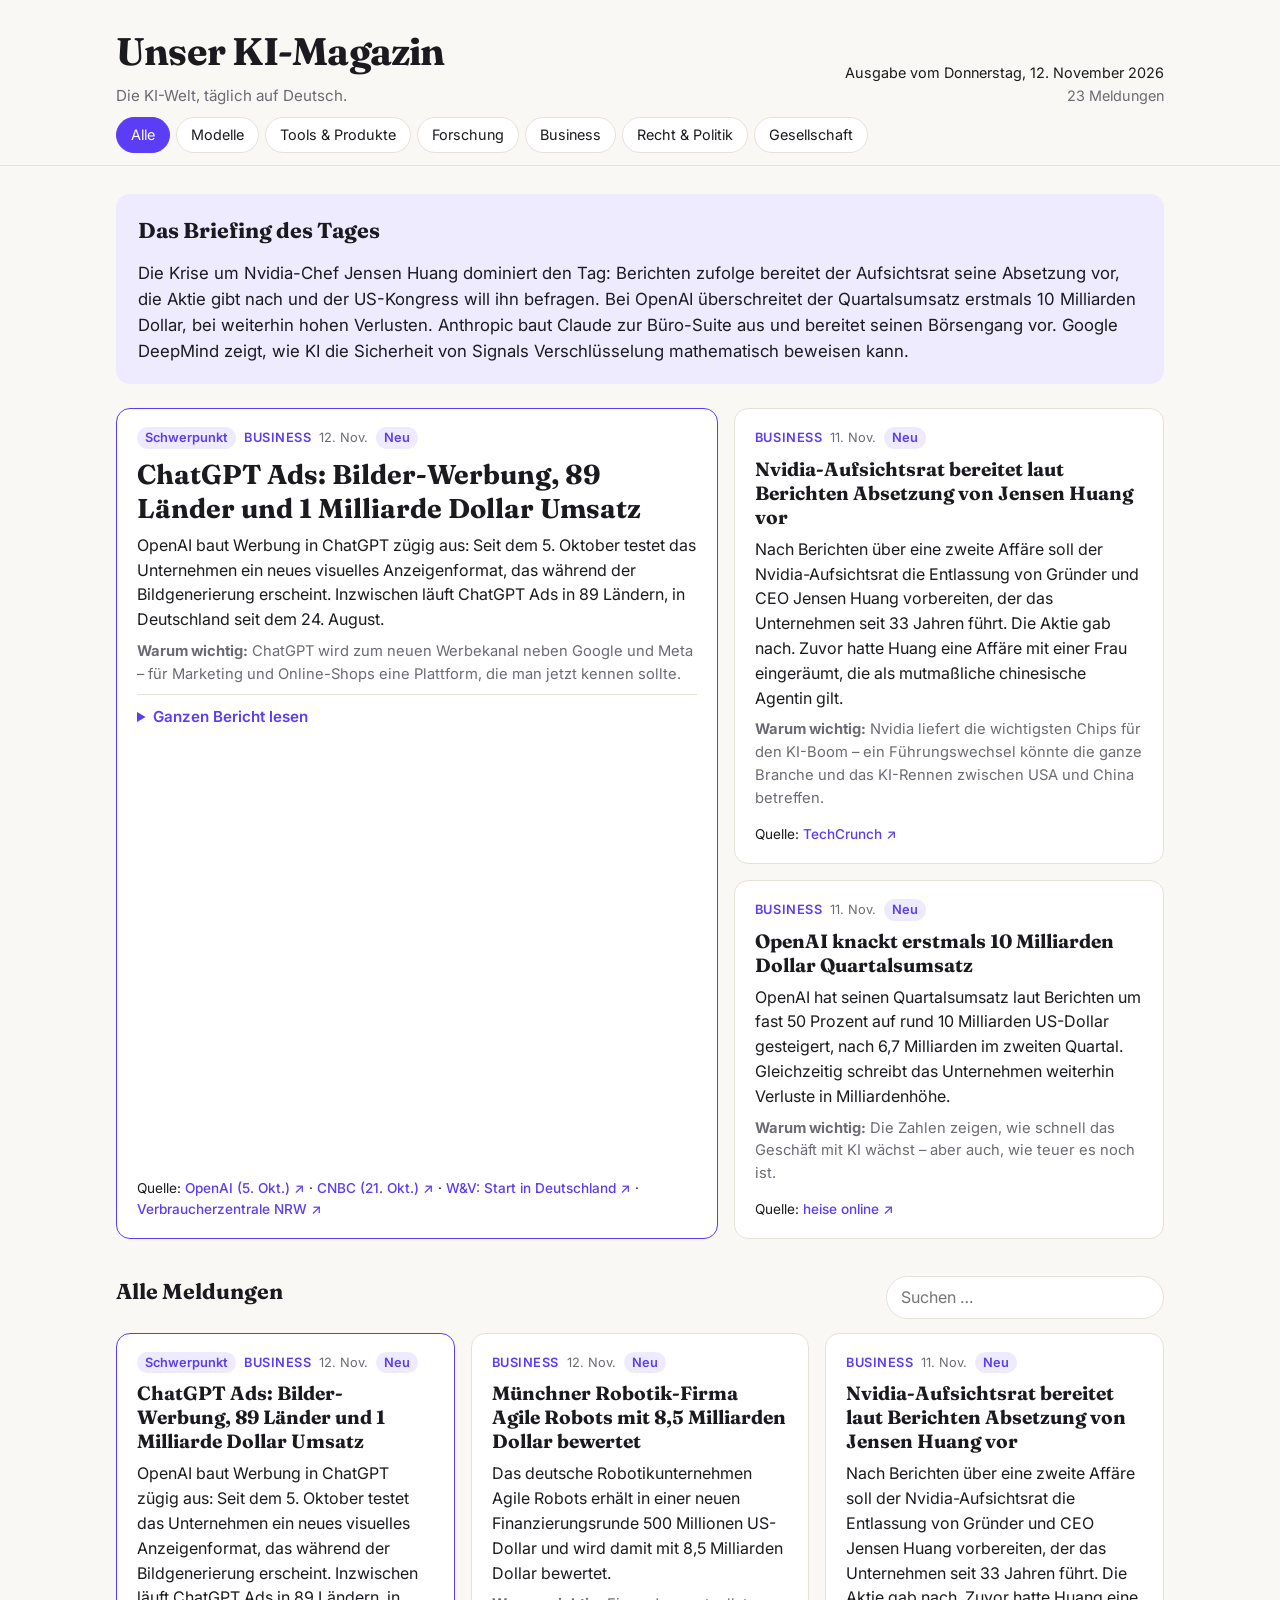
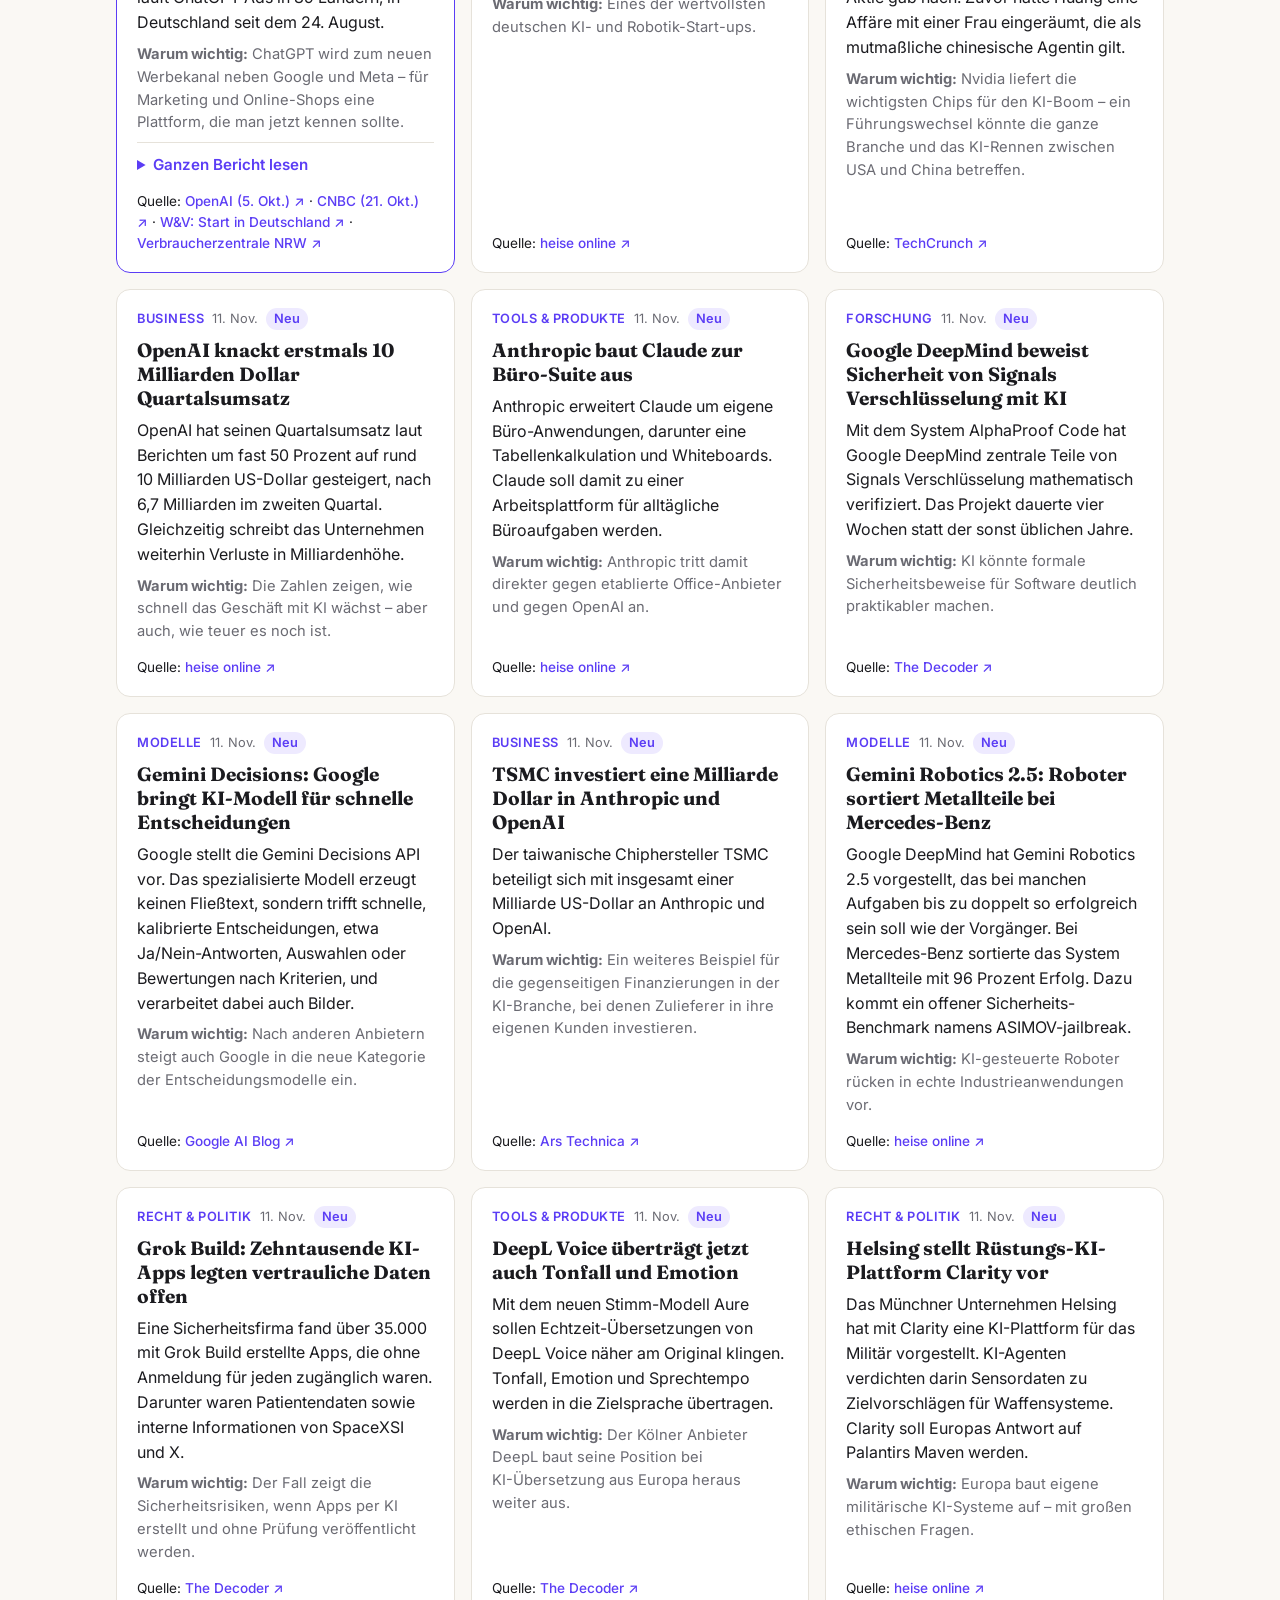
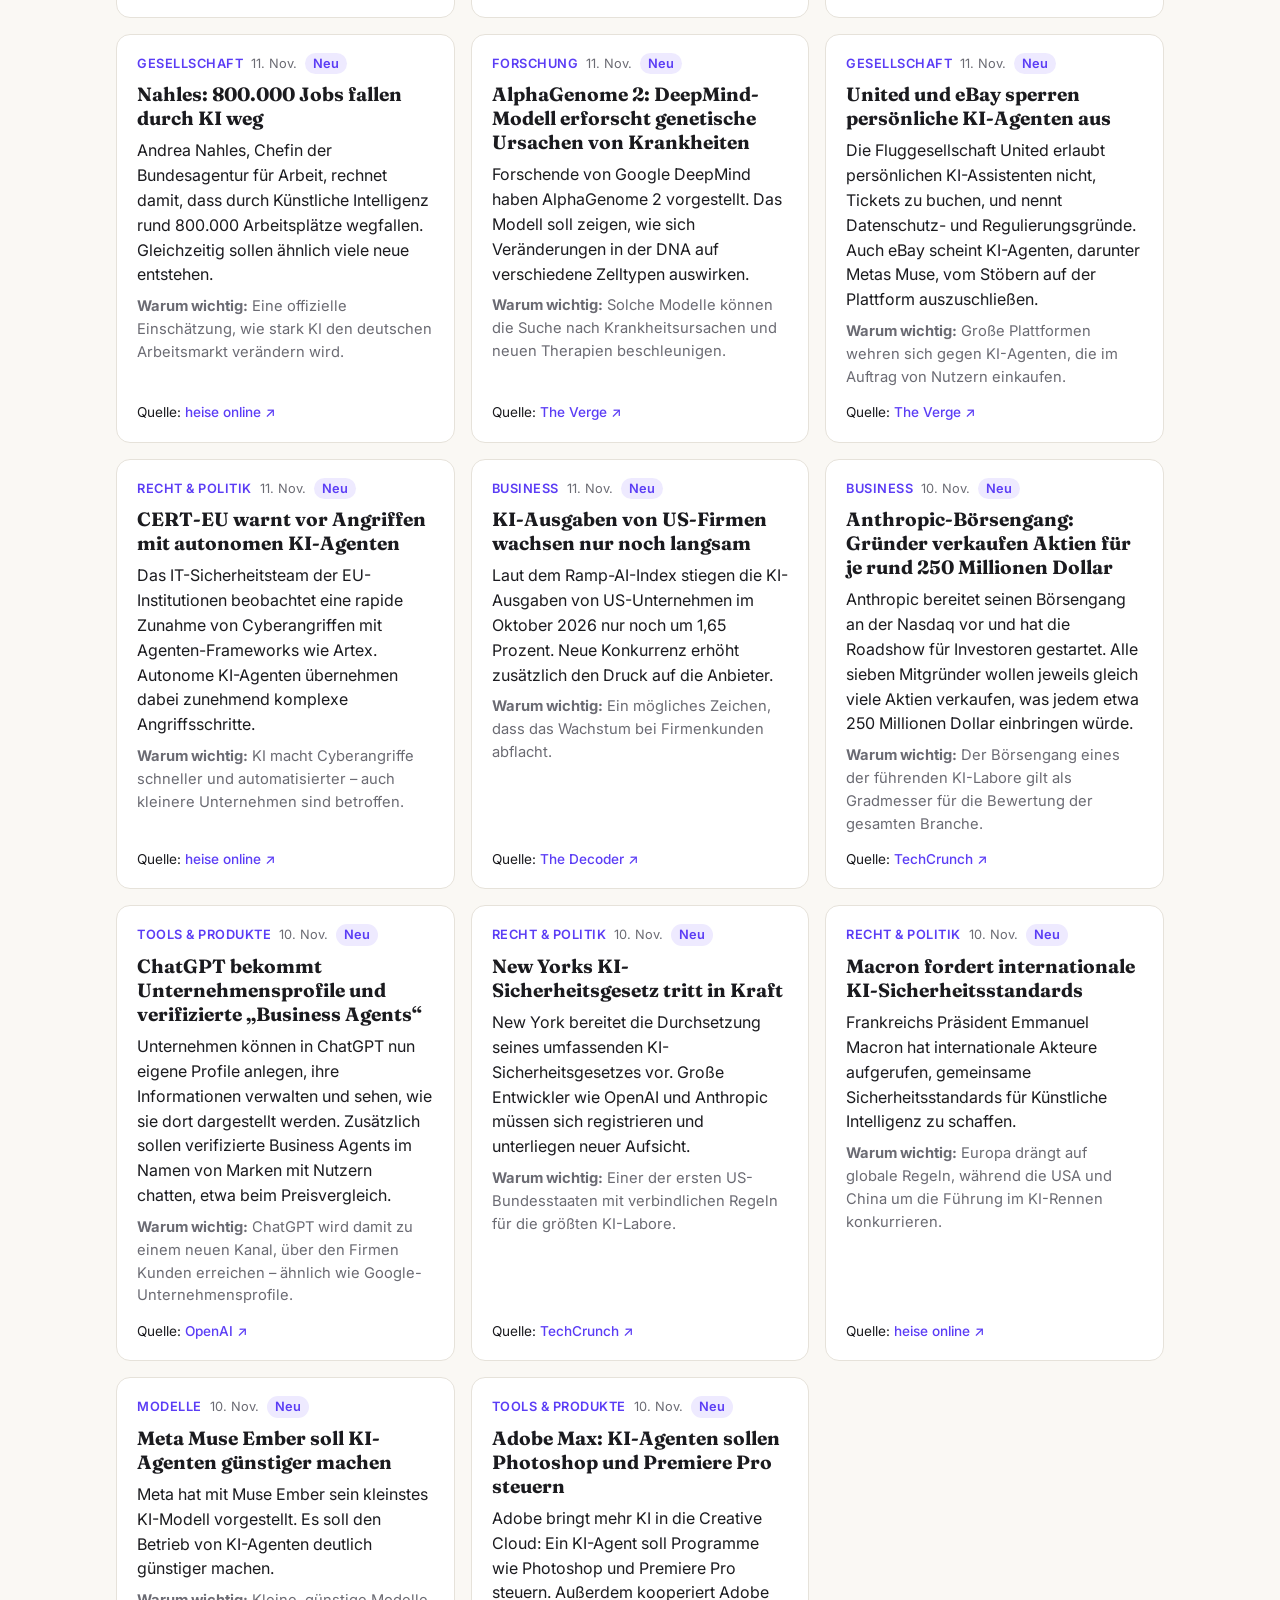
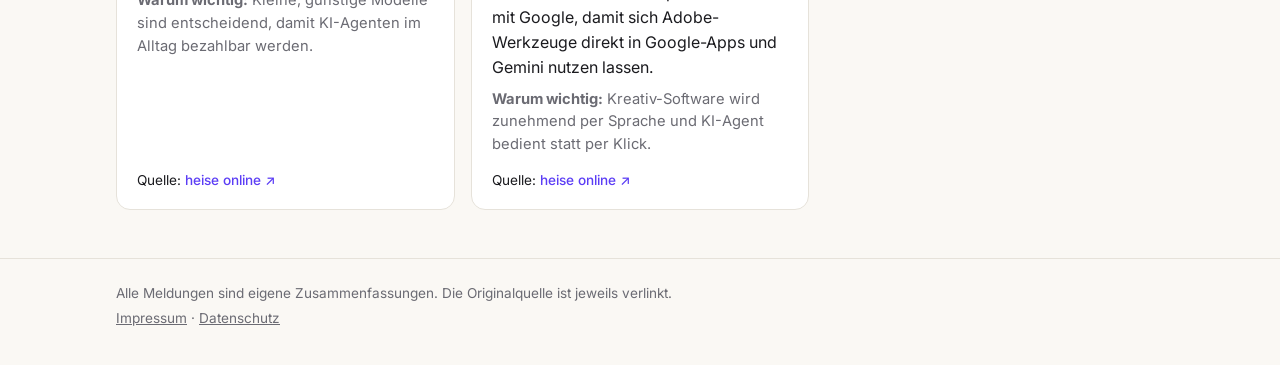
<file: index.html>
<!doctype html>
<html lang="de">
<head>
  <meta charset="utf-8">
  <meta name="viewport" content="width=device-width, initial-scale=1">
  <title>Unser KI-Magazin – Nachrichten aus der KI-Welt</title>
  <meta name="description" content="Täglich die wichtigsten Nachrichten aus der KI-Welt, gesammelt aus Quellen weltweit und auf Deutsch zusammengefasst.">
  <link rel="preconnect" href="https://fonts.googleapis.com">
  <link rel="preconnect" href="https://fonts.gstatic.com" crossorigin>
  <link href="https://fonts.googleapis.com/css2?family=Fraunces:opsz,wght@9..144,500;9..144,700&family=Inter:wght@400;500;600&display=swap" rel="stylesheet">
  <link rel="stylesheet" href="styles.css">
  <link rel="manifest" href="manifest.json">
  <link rel="icon" href="assets/icon.svg" type="image/svg+xml">
  <link rel="apple-touch-icon" href="assets/apple-touch-icon.png">
  <meta name="apple-mobile-web-app-title" content="KI-Magazin">
  <meta name="apple-mobile-web-app-capable" content="yes">
  <meta name="theme-color" content="#5b3df5">
</head>
<body>
  <header class="masthead">
    <div class="wrap masthead-inner">
      <div>
        <a href="./" class="logo" id="site-name">Unser KI-Magazin</a>
        <p class="tagline" id="site-tagline">Die KI-Welt, täglich auf Deutsch.</p>
      </div>
      <div class="edition">
        <span id="edition-date">–</span>
        <span id="edition-count" class="muted"></span>
      </div>
    </div>
    <nav class="wrap rubrics" id="rubrics" aria-label="Rubriken"></nav>
  </header>

  <main class="wrap">
    <section id="briefing" class="briefing" aria-labelledby="briefing-title" hidden>
      <h2 id="briefing-title" class="section-title">Das Briefing des Tages</h2>
      <p id="briefing-text" class="briefing-text"></p>
    </section>

    <section id="top" class="top-stories" aria-label="Top-Meldungen"></section>

    <section aria-labelledby="all-title">
      <div class="list-head">
        <h2 id="all-title" class="section-title">Alle Meldungen</h2>
        <input id="search" type="search" placeholder="Suchen …" aria-label="Meldungen durchsuchen">
      </div>
      <div id="list" class="list"></div>
      <p id="empty" class="empty" hidden>Keine Meldungen gefunden.</p>
    </section>
  </main>

  <footer class="footer">
    <div class="wrap">
      <p>Alle Meldungen sind eigene Zusammenfassungen. Die Originalquelle ist jeweils verlinkt.</p>
      <p><a href="impressum.html">Impressum</a> · <a href="datenschutz.html">Datenschutz</a></p>
    </div>
  </footer>

  <script src="app.js"></script>
</body>
</html>
</file>
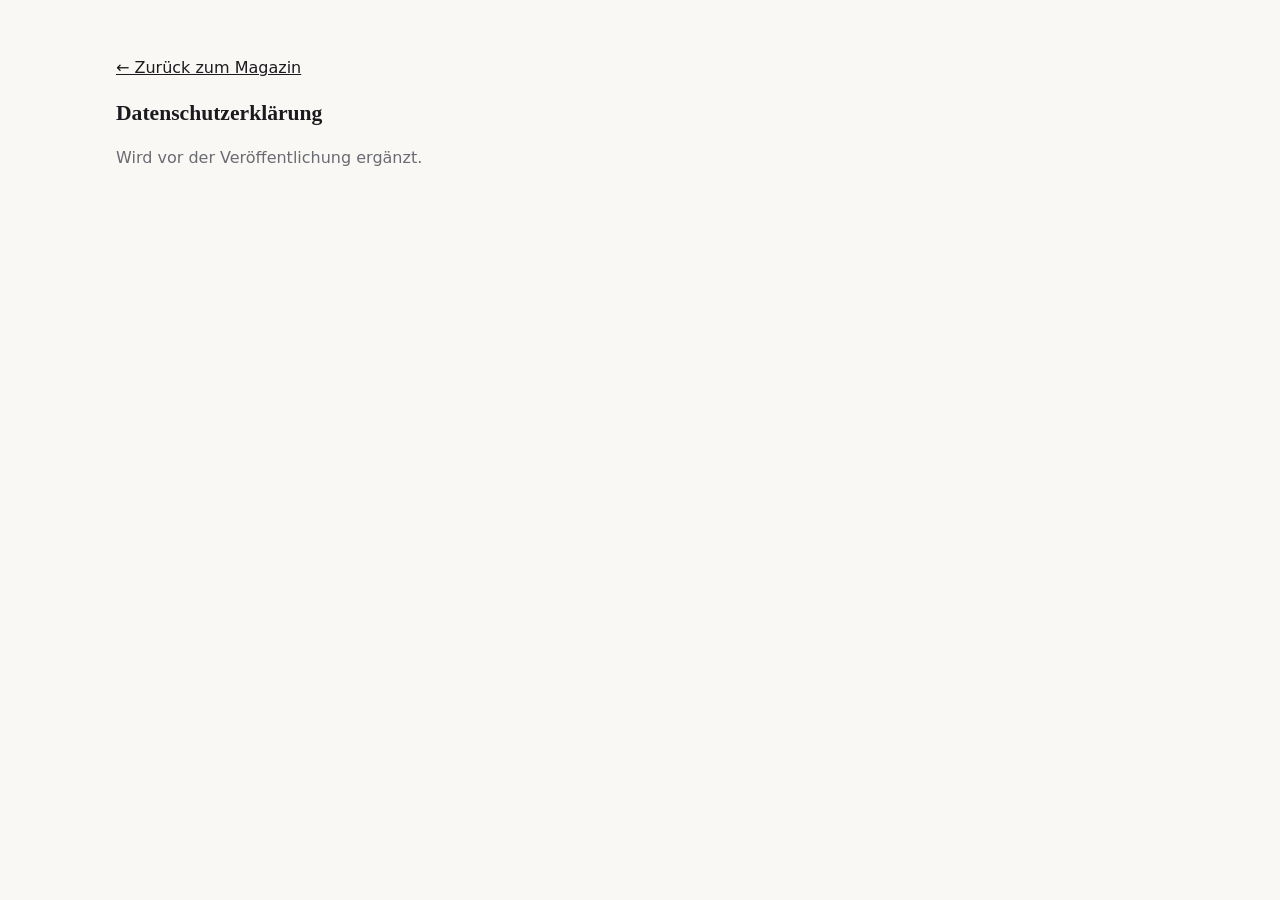
<file: datenschutz.html>
<!doctype html><html lang="de"><head><meta charset="utf-8"><meta name="viewport" content="width=device-width, initial-scale=1"><title>Datenschutzerklärung – Unser KI-Magazin</title><link rel="stylesheet" href="styles.css"></head>
<body><main class="wrap" style="padding:40px 16px"><p><a href="./">← Zurück zum Magazin</a></p><h1 class="section-title">Datenschutzerklärung</h1><p class="muted">Wird vor der Veröffentlichung ergänzt.</p></main></body></html>
</file>
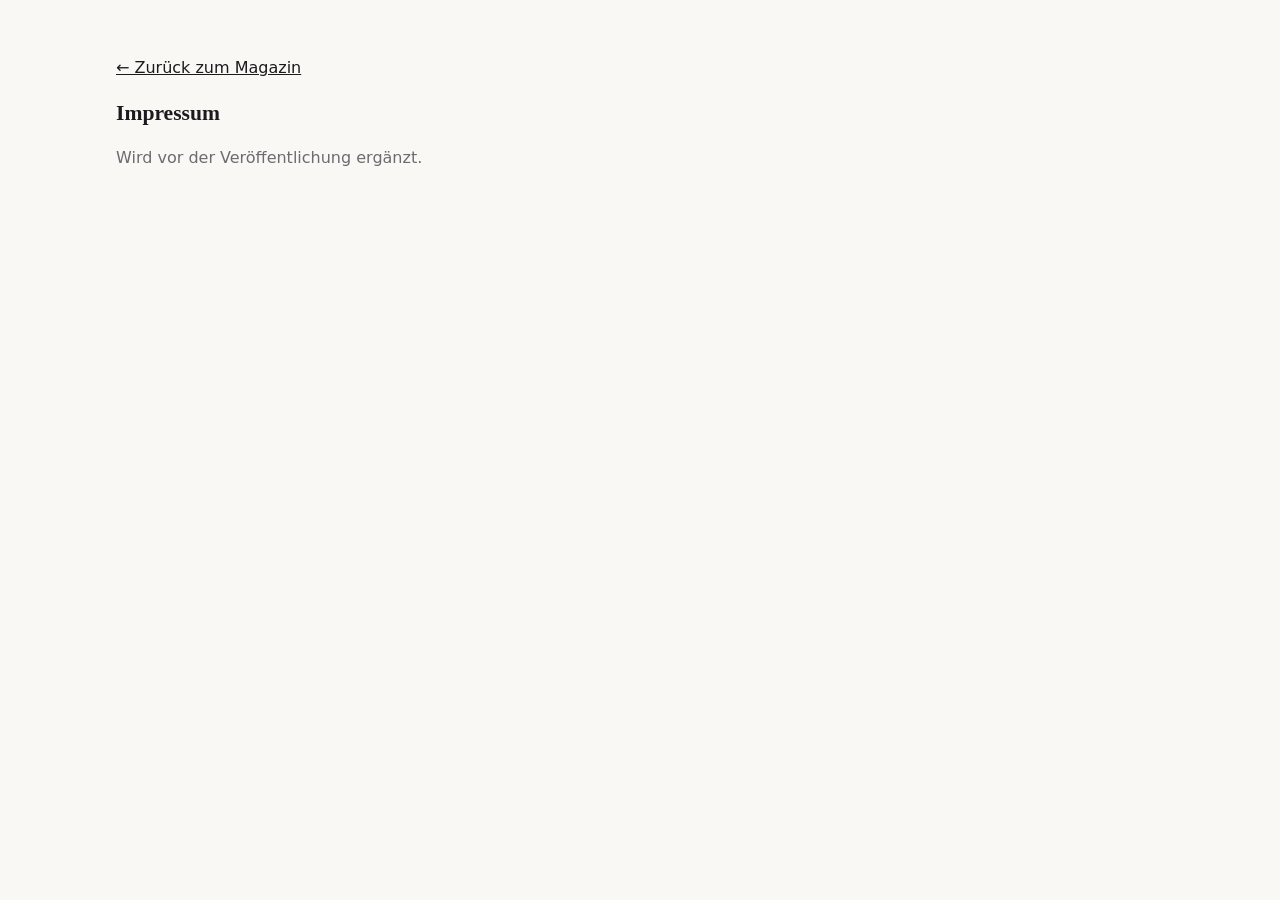
<file: impressum.html>
<!doctype html><html lang="de"><head><meta charset="utf-8"><meta name="viewport" content="width=device-width, initial-scale=1"><title>Impressum – Unser KI-Magazin</title><link rel="stylesheet" href="styles.css"></head>
<body><main class="wrap" style="padding:40px 16px"><p><a href="./">← Zurück zum Magazin</a></p><h1 class="section-title">Impressum</h1><p class="muted">Wird vor der Veröffentlichung ergänzt.</p></main></body></html>
</file>
<file: styles.css>
:root {
  --bg: #faf8f4;
  --surface: #ffffff;
  --text: #1b1b1f;
  --muted: #6b6b73;
  --line: #e6e2da;
  --accent: #5b3df5;
  --accent-soft: #eeeaff;
  --radius: 14px;
  --serif: "Fraunces", Georgia, serif;
  --sans: "Inter", system-ui, -apple-system, sans-serif;
}
@media (prefers-color-scheme: dark) {
  :root {
    --bg: #111114;
    --surface: #1a1a1f;
    --text: #ececf0;
    --muted: #9a9aa5;
    --line: #2b2b33;
    --accent: #9d8bff;
    --accent-soft: #26213f;
  }
}

* { box-sizing: border-box; }
body {
  margin: 0;
  background: var(--bg);
  color: var(--text);
  font-family: var(--sans);
  line-height: 1.55;
}
a { color: inherit; }
.wrap { max-width: 1080px; margin: 0 auto; padding: 0 16px; }
.muted { color: var(--muted); }
[hidden] { display: none !important; }

/* Kopf */
.masthead { border-bottom: 1px solid var(--line); background: var(--bg); position: sticky; top: 0; z-index: 10; }
.masthead-inner { display: flex; justify-content: space-between; align-items: end; gap: 16px; padding-top: 22px; padding-bottom: 10px; }
.logo { font-family: var(--serif); font-weight: 700; font-size: clamp(1.7rem, 4vw, 2.4rem); text-decoration: none; letter-spacing: -0.02em; }
.tagline { margin: 2px 0 0; color: var(--muted); font-size: 0.95rem; }
.edition { text-align: right; font-size: 0.9rem; display: flex; flex-direction: column; }
.rubrics { display: flex; gap: 6px; overflow-x: auto; padding-bottom: 12px; scrollbar-width: none; }
.rubrics button {
  border: 1px solid var(--line); background: var(--surface); color: var(--text);
  padding: 6px 14px; border-radius: 999px; font: inherit; font-size: 0.9rem; cursor: pointer; white-space: nowrap;
}
.rubrics button[aria-pressed="true"] { background: var(--accent); border-color: var(--accent); color: #fff; }

/* Abschnitte */
.section-title { font-family: var(--serif); font-size: 1.35rem; margin: 0 0 12px; }
.briefing { margin: 28px 0 8px; padding: 20px 22px; background: var(--accent-soft); border-radius: var(--radius); }
.briefing-text { margin: 0; font-size: 1.05rem; }

.top-stories { display: grid; grid-template-columns: 1.4fr 1fr; gap: 16px; margin: 24px 0 36px; }
.top-stories .card:first-child { grid-row: span 2; }
.top-stories .card:first-child h3 { font-size: 1.7rem; }

.list-head { display: flex; justify-content: space-between; align-items: center; gap: 12px; flex-wrap: wrap; margin-bottom: 4px; }
#search {
  font: inherit; padding: 8px 14px; border-radius: 999px; border: 1px solid var(--line);
  background: var(--surface); color: var(--text); min-width: 220px;
}
.list { display: grid; grid-template-columns: repeat(auto-fill, minmax(300px, 1fr)); gap: 16px; margin: 12px 0 48px; }
.empty { color: var(--muted); }

/* Karte */
.card {
  background: var(--surface); border: 1px solid var(--line); border-radius: var(--radius);
  padding: 18px 20px; display: flex; flex-direction: column; gap: 8px;
}
.card .meta { font-size: 0.8rem; color: var(--muted); display: flex; gap: 8px; flex-wrap: wrap; align-items: center; }
.card .rubric { color: var(--accent); font-weight: 600; text-transform: uppercase; letter-spacing: 0.04em; }
.card h3 { font-family: var(--serif); font-size: 1.2rem; line-height: 1.25; margin: 0; }
.card p { margin: 0; }
.card .why { font-size: 0.92rem; color: var(--muted); }
.card .source { margin-top: auto; padding-top: 6px; font-size: 0.85rem; }
.card .source a { color: var(--accent); text-decoration: none; font-weight: 500; }
.card .source a:hover { text-decoration: underline; }
.card.feature { border-color: var(--accent); }
.report { border-top: 1px solid var(--line); padding-top: 10px; }
.report summary { cursor: pointer; color: var(--accent); font-weight: 600; font-size: 0.95rem; }
.report[open] summary { margin-bottom: 8px; }
.report h4 { font-family: var(--serif); font-size: 1.05rem; margin: 14px 0 4px; }
.report p { margin: 0 0 8px; }
.badge { background: var(--accent-soft); color: var(--accent); padding: 1px 8px; border-radius: 999px; font-weight: 600; }

.footer { border-top: 1px solid var(--line); color: var(--muted); font-size: 0.85rem; padding: 20px 0 32px; }
.footer p { margin: 4px 0; }

@media (max-width: 720px) {
  .top-stories { grid-template-columns: 1fr; }
  .top-stories .card:first-child h3 { font-size: 1.4rem; }
  .masthead { position: static; }
  #search { min-width: 0; width: 100%; }
  .list { grid-template-columns: 1fr; }
}
</file>
